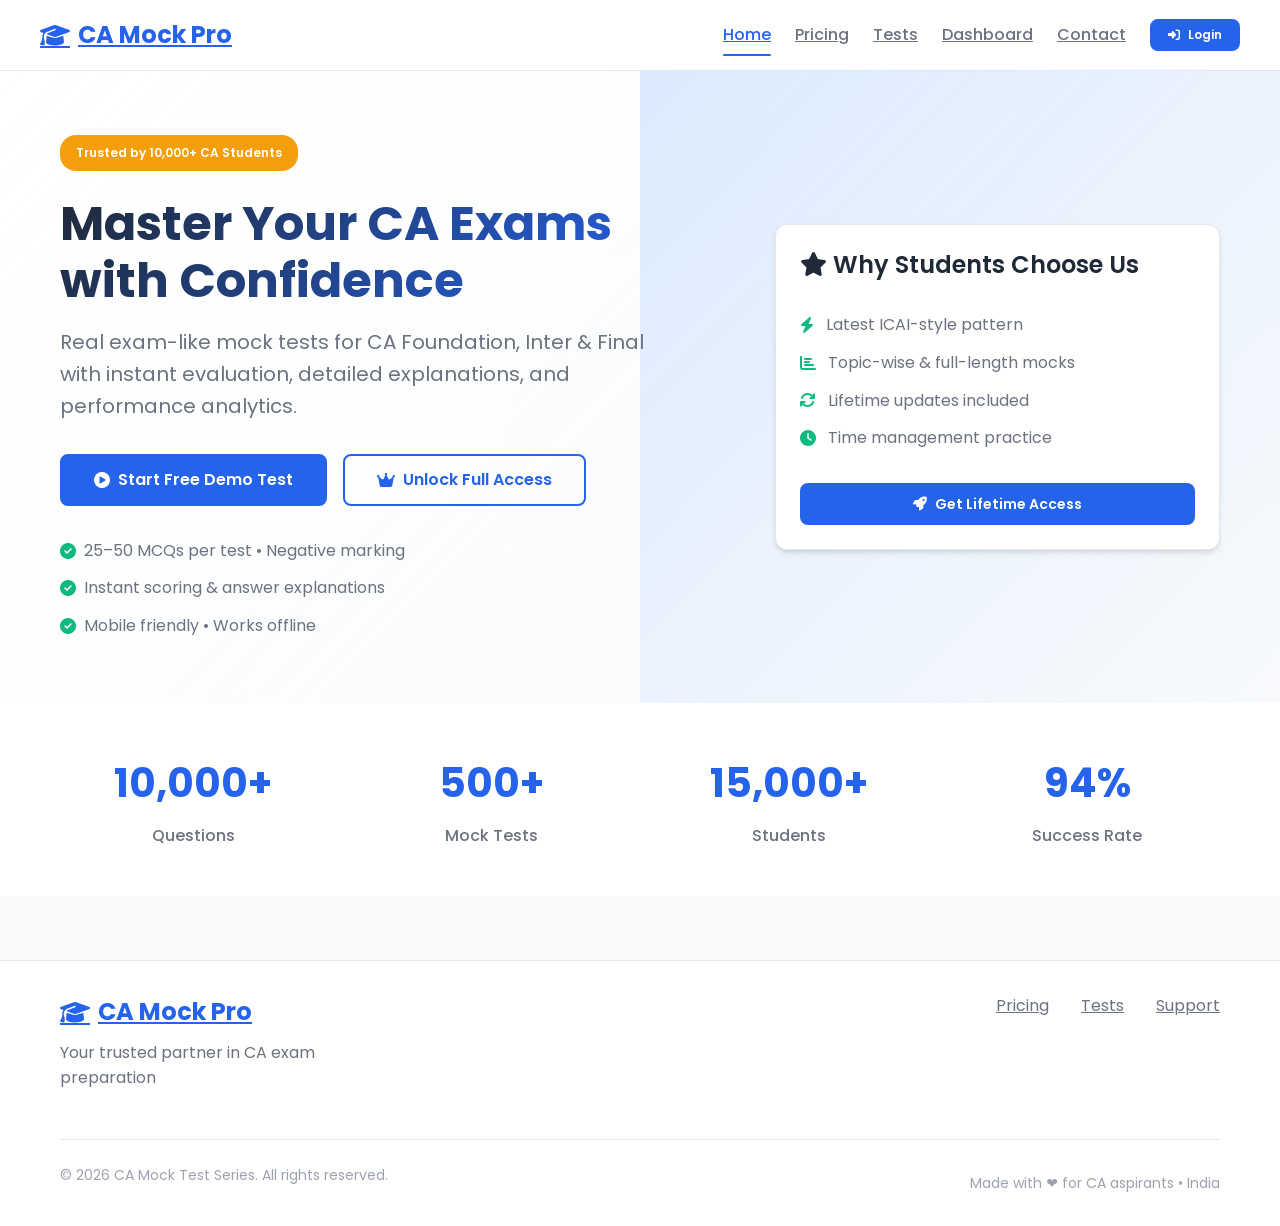
<file: index.html>
<!-- ============================== index.html ============================== -->
<!DOCTYPE html>
<html lang="en">
<head>
  <meta charset="UTF-8" />
  <meta name="viewport" content="width=device-width, initial-scale=1" />
  <title>CA Mock Test Series - Master Your CA Exams</title>
  <link rel="preconnect" href="https://fonts.googleapis.com">
  <link rel="preconnect" href="https://fonts.gstatic.com" crossorigin>
  <link href="https://fonts.googleapis.com/css2?family=Poppins:wght@300;400;500;600;700&display=swap" rel="stylesheet">
  <link rel="stylesheet" href="https://cdnjs.cloudflare.com/ajax/libs/font-awesome/6.4.0/css/all.min.css">
  <link rel="stylesheet" href="style.css" />
  <script defer src="app.js"></script>
</head>
<body>
  <header class="site-header">
    <div class="container header-row">
      <a class="brand" href="index.html">
        <i class="fas fa-graduation-cap"></i>
        CA Mock Pro
      </a>
      <nav class="main-nav">
        <a href="index.html" class="nav-link active">Home</a>
        <a href="pricing.html" class="nav-link">Pricing</a>
        <a href="tests.html" class="nav-link">Tests</a>
        <a href="dashboard.html" class="nav-link">Dashboard</a>
        <a href="contact.html" class="nav-link">Contact</a>
        <a class="btn btn-primary btn-sm" href="login.html" id="navAuthBtn">
          <i class="fas fa-sign-in-alt"></i>Login
        </a>
        <button class="mobile-menu-btn" id="mobileMenuBtn">
          <i class="fas fa-bars"></i>
        </button>
      </nav>
    </div>
  </header>

  <section class="hero">
    <div class="container hero-grid">
      <div class="hero-content">
        <div class="badge">Trusted by 10,000+ CA Students</div>
        <h1 class="hero-title">Master Your CA Exams with Confidence</h1>
        <p class="hero-description">Real exam-like mock tests for CA Foundation, Inter & Final with instant evaluation, detailed explanations, and performance analytics.</p>
        <div class="cta-row">
          <a class="btn btn-primary btn-lg" href="tests.html">
            <i class="fas fa-play-circle"></i>Start Free Demo Test
          </a>
          <a class="btn btn-outline btn-lg" href="pricing.html">
            <i class="fas fa-crown"></i>Unlock Full Access
          </a>
        </div>
        <div class="hero-features">
          <div class="feature">
            <i class="fas fa-check-circle"></i>
            <span>25–50 MCQs per test • Negative marking</span>
          </div>
          <div class="feature">
            <i class="fas fa-check-circle"></i>
            <span>Instant scoring & answer explanations</span>
          </div>
          <div class="feature">
            <i class="fas fa-check-circle"></i>
            <span>Mobile friendly • Works offline</span>
          </div>
        </div>
      </div>
      <div class="hero-visual">
        <div class="hero-card">
          <div class="card card-elevated">
            <h3><i class="fas fa-star"></i> Why Students Choose Us</h3>
            <ul class="feature-list">
              <li><i class="fas fa-bolt"></i> Latest ICAI-style pattern</li>
              <li><i class="fas fa-chart-bar"></i> Topic-wise & full-length mocks</li>
              <li><i class="fas fa-sync"></i> Lifetime updates included</li>
              <li><i class="fas fa-clock"></i> Time management practice</li>
            </ul>
            <a class="btn btn-primary btn-block" href="pricing.html">
              <i class="fas fa-rocket"></i>Get Lifetime Access
            </a>
          </div>
        </div>
      </div>
    </div>
  </section>

  <section class="stats-section">
    <div class="container">
      <div class="stats-grid">
        <div class="stat">
          <div class="stat-number">10,000+</div>
          <div class="stat-label">Questions</div>
        </div>
        <div class="stat">
          <div class="stat-number">500+</div>
          <div class="stat-label">Mock Tests</div>
        </div>
        <div class="stat">
          <div class="stat-number">15,000+</div>
          <div class="stat-label">Students</div>
        </div>
        <div class="stat">
          <div class="stat-number">94%</div>
          <div class="stat-label">Success Rate</div>
        </div>
      </div>
    </div>
  </section>

  <footer class="site-footer">
    <div class="container footer-row">
      <div class="footer-content">
        <div class="footer-brand">
          <a class="brand" href="index.html">
            <i class="fas fa-graduation-cap"></i>
            CA Mock Pro
          </a>
          <p>Your trusted partner in CA exam preparation</p>
        </div>
        <div class="footer-links">
          <a href="pricing.html">Pricing</a>
          <a href="tests.html">Tests</a>
          <a href="contact.html">Support</a>
        </div>
      </div>
      <div class="footer-bottom">
        <p>© <span id="yr"></span> CA Mock Test Series. All rights reserved.</p>
        <div class="muted">Made with ❤️ for CA aspirants • India</div>
      </div>
    </div>
  </footer>
</body>
</html>
</file>
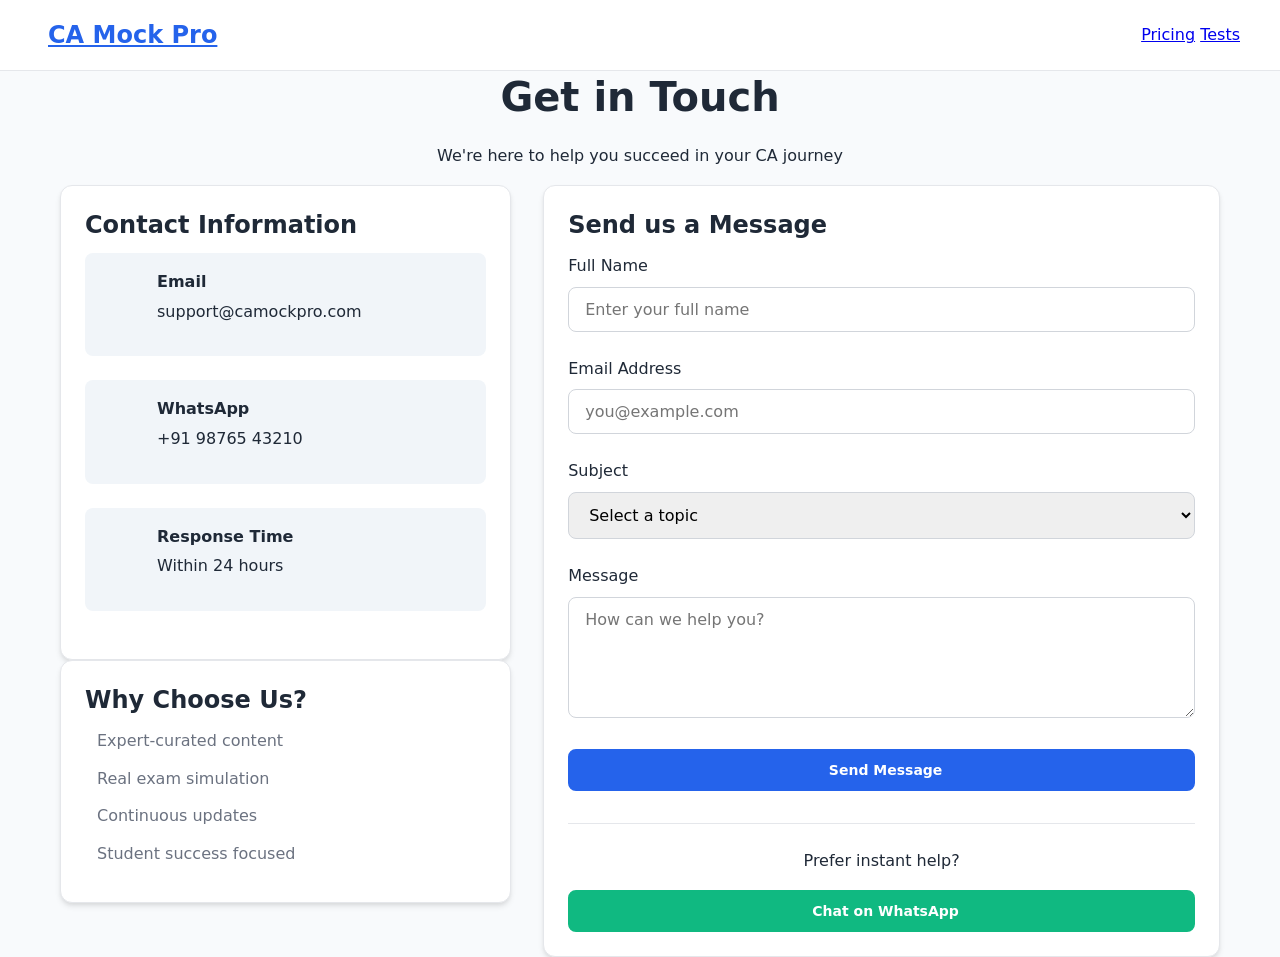
<file: contact.html>
<!-- ============================== contact.html ============================== -->
<!DOCTYPE html>
<html lang="en">
<head>
  <meta charset="UTF-8" />
  <meta name="viewport" content="width=device-width, initial-scale=1" />
  <title>Contact • CA Mock Pro</title>
  <link rel="stylesheet" href="style.css" />
  <script defer src="app.js"></script>
</head>
<body>
  <header class="site-header">
    <div class="container header-row">
      <a class="brand" href="index.html">
        <i class="fas fa-graduation-cap"></i>
        CA Mock Pro
      </a>
      <nav>
        <a href="pricing.html">Pricing</a>
        <a href="tests.html">Tests</a>
      </nav>
    </div>
  </header>

  <section class="container contact-page">
    <div class="page-header text-center">
      <h1>Get in Touch</h1>
      <p>We're here to help you succeed in your CA journey</p>
    </div>
    
    <div class="contact-grid">
      <div class="contact-info">
        <div class="card card-elevated">
          <h3>Contact Information</h3>
          <div class="contact-method">
            <i class="fas fa-envelope"></i>
            <div>
              <strong>Email</strong>
              <p>support@camockpro.com</p>
            </div>
          </div>
          <div class="contact-method">
            <i class="fab fa-whatsapp"></i>
            <div>
              <strong>WhatsApp</strong>
              <p>+91 98765 43210</p>
            </div>
          </div>
          <div class="contact-method">
            <i class="fas fa-clock"></i>
            <div>
              <strong>Response Time</strong>
              <p>Within 24 hours</p>
            </div>
          </div>
        </div>
        
        <div class="card card-elevated">
          <h3>Why Choose Us?</h3>
          <ul class="feature-list tight">
            <li><i class="fas fa-check"></i> Expert-curated content</li>
            <li><i class="fas fa-check"></i> Real exam simulation</li>
            <li><i class="fas fa-check"></i> Continuous updates</li>
            <li><i class="fas fa-check"></i> Student success focused</li>
          </ul>
        </div>
      </div>
      
      <div class="contact-form">
        <div class="card card-elevated">
          <h3>Send us a Message</h3>
          <form id="contactForm" class="stack">
            <div class="form-group">
              <label for="cName">Full Name</label>
              <input type="text" id="cName" required placeholder="Enter your full name">
            </div>
            <div class="form-group">
              <label for="cEmail">Email Address</label>
              <input type="email" id="cEmail" required placeholder="you@example.com">
            </div>
            <div class="form-group">
              <label for="cSubject">Subject</label>
              <select id="cSubject" required>
                <option value="">Select a topic</option>
                <option value="technical">Technical Issue</option>
                <option value="billing">Billing & Payment</option>
                <option value="content">Test Content</option>
                <option value="suggestion">Suggestion</option>
                <option value="other">Other</option>
              </select>
            </div>
            <div class="form-group">
              <label for="cMsg">Message</label>
              <textarea id="cMsg" rows="5" required placeholder="How can we help you?"></textarea>
            </div>
            <button class="btn btn-primary btn-block" type="submit">
              <i class="fas fa-paper-plane"></i>Send Message
            </button>
          </form>
          
          <div class="whatsapp-cta">
            <p>Prefer instant help?</p>
            <a class="btn btn-success btn-block" id="waBtn" target="_blank" href="https://wa.me/919876543210">
              <i class="fab fa-whatsapp"></i>Chat on WhatsApp
            </a>
          </div>
        </div>
      </div>
    </div>
  </section>
</body>
</html>
</file>
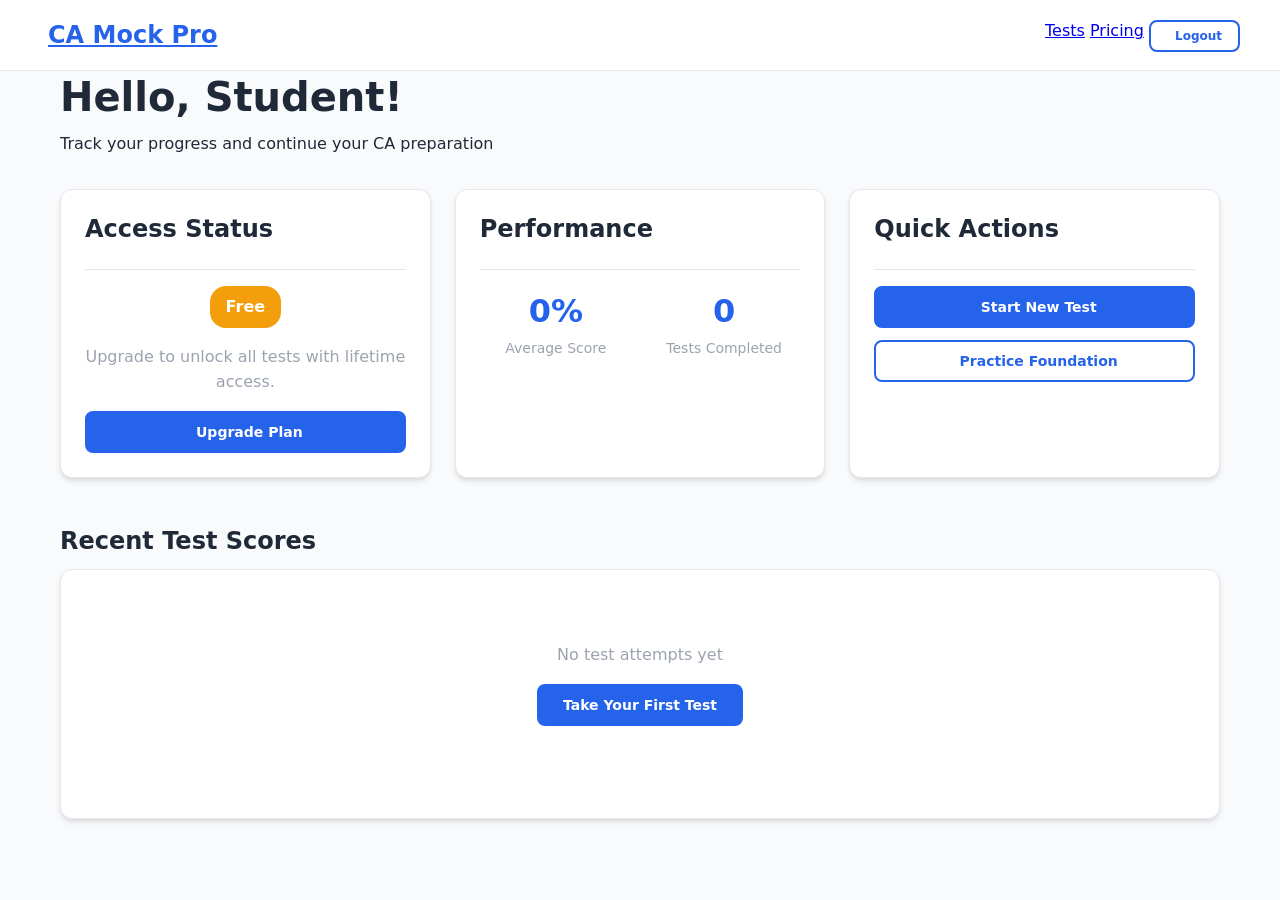
<file: dashboard.html>
<!-- ============================== dashboard.html ============================== -->
<!DOCTYPE html>
<html lang="en">
<head>
  <meta charset="UTF-8" />
  <meta name="viewport" content="width=device-width, initial-scale=1" />
  <title>Dashboard • CA Mock Pro</title>
  <link rel="stylesheet" href="style.css" />
  <script defer src="app.js"></script>
</head>
<body>
  <header class="site-header">
    <div class="container header-row">
      <a class="brand" href="index.html">
        <i class="fas fa-graduation-cap"></i>
        CA Mock Pro
      </a>
      <nav>
        <a href="tests.html">Tests</a>
        <a href="pricing.html">Pricing</a>
        <button class="btn btn-outline btn-sm" id="logoutBtn">
          <i class="fas fa-sign-out-alt"></i>Logout
        </button>
      </nav>
    </div>
  </header>

  <section class="container dashboard">
    <div class="dashboard-header">
      <h1>Hello, <span id="userName">Student</span>!</h1>
      <p>Track your progress and continue your CA preparation</p>
    </div>
    
    <div class="grid3">
      <div class="card card-elevated">
        <div class="card-header">
          <h3><i class="fas fa-key"></i> Access Status</h3>
        </div>
        <div class="access-status">
          <div class="status-badge" id="accessStatus">Free</div>
          <p class="muted" id="accessNote">Upgrade to unlock all tests with lifetime access.</p>
          <a class="btn btn-primary btn-block" href="pricing.html">
            <i class="fas fa-crown"></i>Upgrade Plan
          </a>
        </div>
      </div>
      
      <div class="card card-elevated">
        <div class="card-header">
          <h3><i class="fas fa-chart-line"></i> Performance</h3>
        </div>
        <div class="performance-metrics">
          <div class="metric">
            <div class="metric-value" id="avgScore">0%</div>
            <div class="metric-label">Average Score</div>
          </div>
          <div class="metric">
            <div class="metric-value" id="testsTaken">0</div>
            <div class="metric-label">Tests Completed</div>
          </div>
        </div>
      </div>
      
      <div class="card card-elevated">
        <div class="card-header">
          <h3><i class="fas fa-bolt"></i> Quick Actions</h3>
        </div>
        <div class="quick-actions">
          <a class="btn btn-primary btn-block" href="tests.html">
            <i class="fas fa-play"></i>Start New Test
          </a>
          <a class="btn btn-outline btn-block" href="tests.html#foundation">
            <i class="fas fa-book"></i>Practice Foundation
          </a>
        </div>
      </div>
    </div>

    <div class="recent-scores">
      <h3>Recent Test Scores</h3>
      <div class="card card-elevated">
        <div class="scores-list" id="scoreList">
          <div class="empty-state">
            <i class="fas fa-clipboard-list"></i>
            <p>No test attempts yet</p>
            <a href="tests.html" class="btn btn-primary">Take Your First Test</a>
          </div>
        </div>
      </div>
    </div>
  </section>
</body>
</html>
</file>
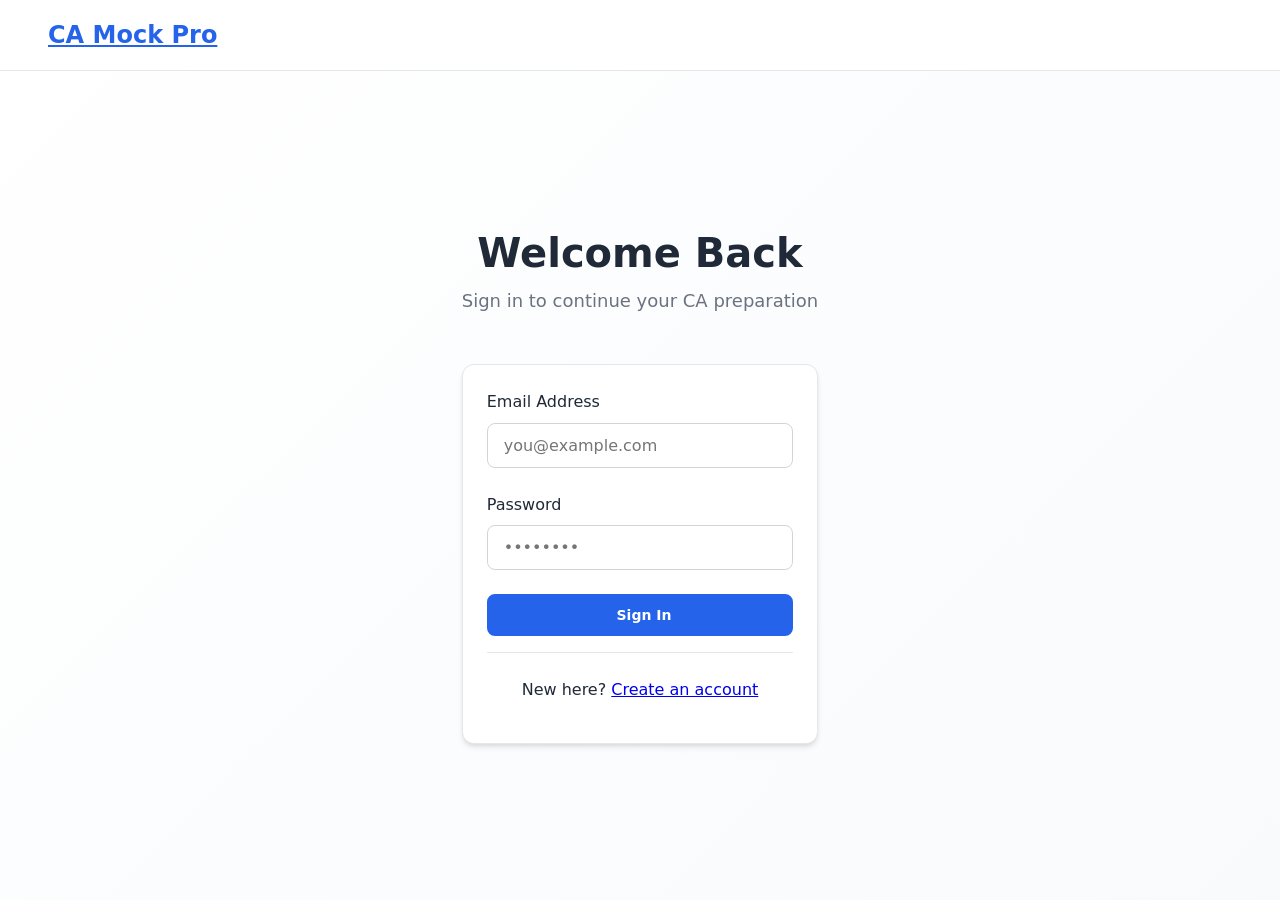
<file: login.html>
<!-- ============================== login.html ============================== -->
<!DOCTYPE html>
<html lang="en">
<head>
  <meta charset="UTF-8" />
  <meta name="viewport" content="width=device-width, initial-scale=1" />
  <title>Login • CA Mock Pro</title>
  <link rel="stylesheet" href="style.css" />
  <script defer src="app.js"></script>
</head>
<body class="auth-page">
  <header class="site-header">
    <div class="container header-row">
      <a class="brand" href="index.html">
        <i class="fas fa-graduation-cap"></i>
        CA Mock Pro
      </a>
    </div>
  </header>

  <section class="auth container narrow">
    <div class="auth-header">
      <h1>Welcome Back</h1>
      <p>Sign in to continue your CA preparation</p>
    </div>
    
    <div class="card card-elevated" id="loginCard">
      <form id="loginForm" class="auth-form stack">
        <div class="form-group">
          <label for="loginEmail">Email Address</label>
          <input type="email" id="loginEmail" required placeholder="you@example.com" />
          <div class="form-error" id="loginEmailError"></div>
        </div>
        <div class="form-group">
          <label for="loginPass">Password</label>
          <input type="password" id="loginPass" required placeholder="••••••••" />
          <div class="form-error" id="loginPassError"></div>
        </div>
        <button class="btn btn-primary btn-block" type="submit">
          <i class="fas fa-sign-in-alt"></i>Sign In
        </button>
        <div class="auth-switch">
          <p>New here? <a href="#" id="gotoSignup">Create an account</a></p>
        </div>
      </form>
    </div>

    <div class="card card-elevated hidden" id="signupCard">
      <form id="signupForm" class="auth-form stack">
        <div class="form-group">
          <label for="suName">Full Name</label>
          <input type="text" id="suName" required placeholder="Enter your full name" />
          <div class="form-error" id="suNameError"></div>
        </div>
        <div class="form-group">
          <label for="suEmail">Email Address</label>
          <input type="email" id="suEmail" required placeholder="you@example.com" />
          <div class="form-error" id="suEmailError"></div>
        </div>
        <div class="form-group">
          <label for="suPass">Password</label>
          <input type="password" id="suPass" required minlength="6" placeholder="Minimum 6 characters" />
          <div class="form-error" id="suPassError"></div>
        </div>
        <button class="btn btn-primary btn-block" type="submit">
          <i class="fas fa-user-plus"></i>Create Account
        </button>
        <div class="auth-switch">
          <p>Already have an account? <a href="#" id="gotoLogin">Sign in</a></p>
        </div>
      </form>
    </div>
  </section>
</body>
</html>
</file>
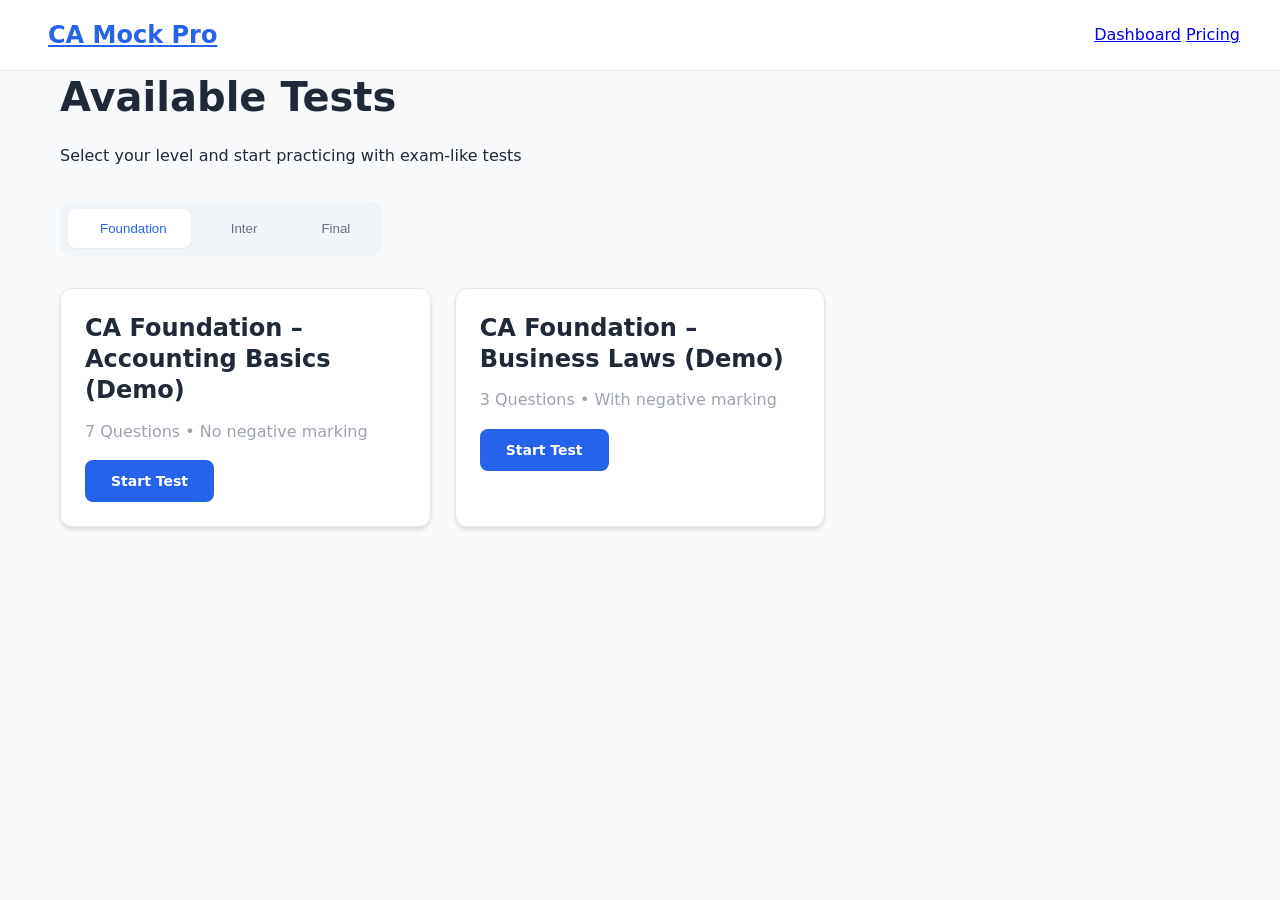
<file: tests.html>
<!-- ============================== tests.html ============================== -->
<!DOCTYPE html>
<html lang="en">
<head>
  <meta charset="UTF-8" />
  <meta name="viewport" content="width=device-width, initial-scale=1" />
  <title>Tests • CA Mock Pro</title>
  <link rel="stylesheet" href="style.css" />
  <script defer src="questions.sample.js"></script>
  <script defer src="app.js"></script>
</head>
<body>
  <header class="site-header">
    <div class="container header-row">
      <a class="brand" href="index.html">
        <i class="fas fa-graduation-cap"></i>
        CA Mock Pro
      </a>
      <nav>
        <a href="dashboard.html">Dashboard</a>
        <a href="pricing.html">Pricing</a>
      </nav>
    </div>
  </header>

  <section class="container tests-page">
    <div class="page-header">
      <h1>Available Tests</h1>
      <p>Select your level and start practicing with exam-like tests</p>
    </div>
    
    <div class="tabs-container">
      <div class="tabs">
        <button class="tab active" data-tab="foundation">
          <i class="fas fa-layer-group"></i>Foundation
        </button>
        <button class="tab" data-tab="inter">
          <i class="fas fa-cube"></i>Inter
        </button>
        <button class="tab" data-tab="final">
          <i class="fas fa-gem"></i>Final
        </button>
      </div>
    </div>

    <div id="testList" class="tests-grid"></div>

    <div id="testRunner" class="test-runner hidden">
      <div class="test-header">
        <div class="test-progress">
          <div class="progress-bar">
            <div class="progress-fill" id="progressFill"></div>
          </div>
          <div class="progress-text">
            Question <span id="currentQ">1</span> of <span id="totalQ">0</span>
          </div>
        </div>
        <div class="test-timer">
          <i class="fas fa-clock"></i>
          <span id="timer">00:00</span>
        </div>
      </div>

      <div class="card card-elevated">
        <div class="test-meta">
          <h3 id="testTitle">Test</h3>
          <div class="muted" id="testInfo">25 Questions • 1 mark each</div>
        </div>
        
        <div id="qBox" class="questions-container"></div>
        
        <div class="test-navigation">
          <button class="btn btn-outline" id="prevQ" disabled>
            <i class="fas fa-arrow-left"></i>Previous
          </button>
          <button class="btn btn-outline" id="markReview">Mark for Review</button>
          <button class="btn btn-primary" id="nextQ">Next <i class="fas fa-arrow-right"></i></button>
        </div>
        
        <div class="test-actions">
          <button class="btn btn-danger" id="submitTest">
            <i class="fas fa-paper-plane"></i>Submit Test
          </button>
          <button class="btn btn-outline" id="resetTest">
            <i class="fas fa-redo"></i>Reset
          </button>
        </div>
        
        <div id="resultBox" class="test-results hidden"></div>
      </div>
    </div>
  </section>
</body>
</html>
</file>
<file: style.css>
/* ============================== style.css ============================== */
:root {
  --primary: #2563eb;
  --primary-dark: #1d4ed8;
  --primary-light: #dbeafe;
  --secondary: #f59e0b;
  --secondary-dark: #d97706;
  --success: #10b981;
  --danger: #ef4444;
  --warning: #f59e0b;
  --info: #3b82f6;
  
  --text-primary: #1f2937;
  --text-secondary: #6b7280;
  --text-muted: #9ca3af;
  
  --bg-primary: #ffffff;
  --bg-secondary: #f8fafc;
  --bg-tertiary: #f1f5f9;
  
  --border-light: #e5e7eb;
  --border-medium: #d1d5db;
  
  --shadow-sm: 0 1px 2px 0 rgba(0, 0, 0, 0.05);
  --shadow-md: 0 4px 6px -1px rgba(0, 0, 0, 0.1), 0 2px 4px -1px rgba(0, 0, 0, 0.06);
  --shadow-lg: 0 10px 15px -3px rgba(0, 0, 0, 0.1), 0 4px 6px -2px rgba(0, 0, 0, 0.05);
  --shadow-xl: 0 20px 25px -5px rgba(0, 0, 0, 0.1), 0 10px 10px -5px rgba(0, 0, 0, 0.04);
  
  --radius-sm: 0.375rem;
  --radius-md: 0.5rem;
  --radius-lg: 0.75rem;
  --radius-xl: 1rem;
  
  --transition: all 0.2s ease-in-out;
}

* {
  box-sizing: border-box;
  margin: 0;
  padding: 0;
}

html, body {
  font-family: 'Poppins', system-ui, -apple-system, 'Segoe UI', Roboto, sans-serif;
  color: var(--text-primary);
  background: var(--bg-secondary);
  line-height: 1.6;
  scroll-behavior: smooth;
}

.container {
  max-width: 1200px;
  margin: 0 auto;
  padding: 0 20px;
}

.container.narrow {
  max-width: 800px;
}

/* Typography */
h1, h2, h3, h4, h5, h6 {
  font-weight: 600;
  line-height: 1.3;
  margin-bottom: 0.5em;
  color: var(--text-primary);
}

h1 { font-size: 2.5rem; }
h2 { font-size: 2rem; }
h3 { font-size: 1.5rem; }
h4 { font-size: 1.25rem; }

p { margin-bottom: 1rem; }

/* Header & Navigation */
.site-header {
  position: sticky;
  top: 0;
  background: var(--bg-primary);
  border-bottom: 1px solid var(--border-light);
  z-index: 100;
  backdrop-filter: blur(8px);
}

.header-row {
  display: flex;
  align-items: center;
  justify-content: space-between;
  padding: 1rem 0;
}

.brand {
  font-weight: 700;
  font-size: 1.5rem;
  color: var(--primary);
  display: flex;
  align-items: center;
  gap: 0.5rem;
}

.main-nav {
  display: flex;
  align-items: center;
  gap: 1.5rem;
}

.nav-link {
  color: var(--text-secondary);
  font-weight: 500;
  transition: var(--transition);
  position: relative;
}

.nav-link:hover,
.nav-link.active {
  color: var(--primary);
}

.nav-link.active::after {
  content: '';
  position: absolute;
  bottom: -8px;
  left: 0;
  width: 100%;
  height: 2px;
  background: var(--primary);
  border-radius: 2px;
}

.mobile-menu-btn {
  display: none;
  background: none;
  border: none;
  font-size: 1.25rem;
  color: var(--text-primary);
  cursor: pointer;
}

/* Buttons */
.btn {
  display: inline-flex;
  align-items: center;
  gap: 0.5rem;
  padding: 0.75rem 1.5rem;
  border-radius: var(--radius-md);
  font-weight: 600;
  text-decoration: none;
  border: 2px solid transparent;
  cursor: pointer;
  transition: var(--transition);
  font-family: inherit;
  font-size: 0.875rem;
  line-height: 1;
}

.btn-primary {
  background: var(--primary);
  color: white;
  border-color: var(--primary);
}

.btn-primary:hover {
  background: var(--primary-dark);
  border-color: var(--primary-dark);
  transform: translateY(-1px);
  box-shadow: var(--shadow-md);
}

.btn-outline {
  background: transparent;
  color: var(--primary);
  border-color: var(--primary);
}

.btn-outline:hover {
  background: var(--primary);
  color: white;
  transform: translateY(-1px);
  box-shadow: var(--shadow-md);
}

.btn-success {
  background: var(--success);
  color: white;
  border-color: var(--success);
}

.btn-success:hover {
  background: #0da271;
  border-color: #0da271;
  transform: translateY(-1px);
  box-shadow: var(--shadow-md);
}

.btn-danger {
  background: var(--danger);
  color: white;
  border-color: var(--danger);
}

.btn-danger:hover {
  background: #dc2626;
  border-color: #dc2626;
  transform: translateY(-1px);
  box-shadow: var(--shadow-md);
}

.btn-sm {
  padding: 0.5rem 1rem;
  font-size: 0.75rem;
}

.btn-lg {
  padding: 1rem 2rem;
  font-size: 1rem;
}

.btn-block {
  display: flex;
  width: 100%;
  justify-content: center;
}

/* Cards */
.card {
  background: var(--bg-primary);
  border: 1px solid var(--border-light);
  border-radius: var(--radius-lg);
  padding: 1.5rem;
  transition: var(--transition);
}

.card-elevated {
  box-shadow: var(--shadow-md);
  border: 1px solid var(--border-light);
}

.card-elevated:hover {
  box-shadow: var(--shadow-lg);
  transform: translateY(-2px);
}

.card-header {
  margin-bottom: 1rem;
  padding-bottom: 0.75rem;
  border-bottom: 1px solid var(--border-light);
}

/* Hero Section */
.hero {
  padding: 4rem 0;
  background: linear-gradient(135deg, var(--bg-primary) 0%, var(--bg-secondary) 100%);
  position: relative;
  overflow: hidden;
}

.hero::before {
  content: '';
  position: absolute;
  top: 0;
  right: 0;
  width: 50%;
  height: 100%;
  background: linear-gradient(135deg, var(--primary-light) 0%, transparent 100%);
  z-index: 0;
}

.hero-grid {
  display: grid;
  grid-template-columns: 1.5fr 1fr;
  gap: 3rem;
  align-items: center;
  position: relative;
  z-index: 1;
}

.hero-content {
  max-width: 600px;
}

.badge {
  display: inline-block;
  background: var(--secondary);
  color: white;
  padding: 0.5rem 1rem;
  border-radius: var(--radius-xl);
  font-size: 0.75rem;
  font-weight: 600;
  margin-bottom: 1.5rem;
}

.hero-title {
  font-size: 3rem;
  font-weight: 700;
  line-height: 1.2;
  margin-bottom: 1rem;
  background: linear-gradient(135deg, var(--text-primary) 0%, var(--primary) 100%);
  -webkit-background-clip: text;
  -webkit-text-fill-color: transparent;
  background-clip: text;
}

.hero-description {
  font-size: 1.25rem;
  color: var(--text-secondary);
  margin-bottom: 2rem;
}

.cta-row {
  display: flex;
  gap: 1rem;
  margin-bottom: 2rem;
  flex-wrap: wrap;
}

.hero-features {
  display: flex;
  flex-direction: column;
  gap: 0.75rem;
}

.feature {
  display: flex;
  align-items: center;
  gap: 0.5rem;
  color: var(--text-secondary);
}

.feature i {
  color: var(--success);
}

/* Stats Section */
.stats-section {
  padding: 3rem 0;
  background: var(--bg-primary);
}

.stats-grid {
  display: grid;
  grid-template-columns: repeat(4, 1fr);
  gap: 2rem;
  text-align: center;
}

.stat-number {
  font-size: 2.5rem;
  font-weight: 700;
  color: var(--primary);
  margin-bottom: 0.5rem;
}

.stat-label {
  color: var(--text-secondary);
  font-weight: 500;
}

/* Grid Layouts */
.grid3 {
  display: grid;
  grid-template-columns: repeat(3, 1fr);
  gap: 1.5rem;
}

.tests-grid {
  display: grid;
  grid-template-columns: repeat(auto-fill, minmax(300px, 1fr));
  gap: 1.5rem;
}

.pricing-grid {
  display: grid;
  grid-template-columns: repeat(3, 1fr);
  gap: 2rem;
  margin: 3rem 0;
}

.contact-grid {
  display: grid;
  grid-template-columns: 1fr 1.5fr;
  gap: 2rem;
}

/* Tabs */
.tabs-container {
  margin: 2rem 0;
}

.tabs {
  display: inline-flex;
  background: var(--bg-tertiary);
  padding: 0.5rem;
  border-radius: var(--radius-lg);
  gap: 0.5rem;
}

.tab {
  display: flex;
  align-items: center;
  gap: 0.5rem;
  padding: 0.75rem 1.5rem;
  background: transparent;
  border: none;
  border-radius: var(--radius-md);
  cursor: pointer;
  font-weight: 500;
  color: var(--text-secondary);
  transition: var(--transition);
}

.tab.active {
  background: var(--bg-primary);
  color: var(--primary);
  box-shadow: var(--shadow-sm);
}

/* Forms */
.auth-page {
  background: linear-gradient(135deg, var(--bg-primary) 0%, var(--bg-secondary) 100%);
  min-height: 100vh;
  display: flex;
  flex-direction: column;
}

.auth {
  flex: 1;
  display: flex;
  flex-direction: column;
  justify-content: center;
  padding: 2rem 0;
}

.auth-header {
  text-align: center;
  margin-bottom: 2rem;
}

.auth-header h1 {
  font-size: 2.5rem;
  margin-bottom: 0.5rem;
}

.auth-header p {
  color: var(--text-secondary);
  font-size: 1.125rem;
}

.auth-form {
  max-width: 400px;
  margin: 0 auto;
}

.form-group {
  margin-bottom: 1.5rem;
}

.form-group label {
  display: block;
  margin-bottom: 0.5rem;
  font-weight: 500;
  color: var(--text-primary);
}

.form-group input,
.form-group select,
.form-group textarea {
  width: 100%;
  padding: 0.75rem 1rem;
  border: 1px solid var(--border-medium);
  border-radius: var(--radius-md);
  font-size: 1rem;
  transition: var(--transition);
  font-family: inherit;
}

.form-group input:focus,
.form-group select:focus,
.form-group textarea:focus {
  outline: none;
  border-color: var(--primary);
  box-shadow: 0 0 0 3px var(--primary-light);
}

.form-error {
  color: var(--danger);
  font-size: 0.875rem;
  margin-top: 0.25rem;
  display: none;
}

.form-error.show {
  display: block;
}

.auth-switch {
  text-align: center;
  margin-top: 1.5rem;
  padding-top: 1.5rem;
  border-top: 1px solid var(--border-light);
}

/* Test Runner */
.test-runner {
  margin-top: 2rem;
}

.test-header {
  display: flex;
  justify-content: space-between;
  align-items: center;
  margin-bottom: 1.5rem;
  padding: 1rem;
  background: var(--bg-primary);
  border-radius: var(--radius-lg);
  box-shadow: var(--shadow-sm);
}

.test-progress {
  flex: 1;
  max-width: 400px;
}

.progress-bar {
  width: 100%;
  height: 8px;
  background: var(--border-light);
  border-radius: var(--radius-xl);
  overflow: hidden;
  margin-bottom: 0.5rem;
}

.progress-fill {
  height: 100%;
  background: var(--primary);
  border-radius: var(--radius-xl);
  transition: width 0.3s ease;
}

.progress-text {
  font-size: 0.875rem;
  color: var(--text-secondary);
}

.test-timer {
  display: flex;
  align-items: center;
  gap: 0.5rem;
  font-weight: 600;
  color: var(--text-primary);
  background: var(--bg-tertiary);
  padding: 0.5rem 1rem;
  border-radius: var(--radius-md);
}

.questions-container {
  margin: 2rem 0;
}

.test-q {
  padding: 1.5rem 0;
  border-bottom: 1px solid var(--border-light);
}

.test-q:last-child {
  border-bottom: none;
}

.test-q .opts {
  margin-top: 1rem;
  display: flex;
  flex-direction: column;
  gap: 0.75rem;
}

.test-q label {
  display: flex;
  align-items: center;
  gap: 0.75rem;
  padding: 0.75rem;
  border: 1px solid var(--border-light);
  border-radius: var(--radius-md);
  cursor: pointer;
  transition: var(--transition);
}

.test-q label:hover {
  border-color: var(--primary);
  background: var(--primary-light);
}

.test-q input[type="radio"]:checked + label {
  border-color: var(--primary);
  background: var(--primary-light);
  font-weight: 500;
}

.test-navigation {
  display: flex;
  justify-content: space-between;
  align-items: center;
  margin: 2rem 0;
  padding-top: 1.5rem;
  border-top: 1px solid var(--border-light);
}

.test-actions {
  display: flex;
  gap: 1rem;
  justify-content: center;
  margin-top: 2rem;
}

.test-results {
  margin-top: 2rem;
  animation: fadeIn 0.5s ease;
}

@keyframes fadeIn {
  from { opacity: 0; transform: translateY(10px); }
  to { opacity: 1; transform: translateY(0); }
}

/* Pricing Cards */
.pricing-card {
  position: relative;
  background: var(--bg-primary);
  border: 1px solid var(--border-light);
  border-radius: var(--radius-xl);
  padding: 2rem;
  text-align: center;
  transition: var(--transition);
}

.pricing-card:hover {
  transform: translateY(-5px);
  box-shadow: var(--shadow-xl);
}

.pricing-card.popular {
  border-color: var(--primary);
  box-shadow: var(--shadow-lg);
}

.popular-badge {
  position: absolute;
  top: -12px;
  left: 50%;
  transform: translateX(-50%);
  background: var(--primary);
  color: white;
  padding: 0.5rem 1.5rem;
  border-radius: var(--radius-xl);
  font-size: 0.875rem;
  font-weight: 600;
}

.pricing-card .price {
  font-size: 3rem;
  font-weight: 700;
  color: var(--text-primary);
  margin: 1rem 0 0.5rem;
}

.price-period {
  color: var(--text-muted);
  margin-bottom: 2rem;
}

.feature-list {
  list-style: none;
  margin: 2rem 0;
  text-align: left;
}

.feature-list li {
  display: flex;
  align-items: center;
  gap: 0.75rem;
  margin-bottom: 0.75rem;
  color: var(--text-secondary);
}

.feature-list i {
  color: var(--success);
}

/* Dashboard */
.dashboard-header {
  margin-bottom: 2rem;
}

.dashboard-header h1 {
  margin-bottom: 0.5rem;
}

.access-status {
  text-align: center;
}

.status-badge {
  display: inline-block;
  background: var(--secondary);
  color: white;
  padding: 0.5rem 1rem;
  border-radius: var(--radius-xl);
  font-weight: 600;
  margin-bottom: 1rem;
}

.performance-metrics {
  display: grid;
  grid-template-columns: 1fr 1fr;
  gap: 1rem;
  text-align: center;
}

.metric-value {
  font-size: 2rem;
  font-weight: 700;
  color: var(--primary);
}

.metric-label {
  color: var(--text-muted);
  font-size: 0.875rem;
}

.quick-actions {
  display: flex;
  flex-direction: column;
  gap: 0.75rem;
}

.recent-scores {
  margin-top: 3rem;
}

.scores-list {
  min-height: 200px;
  display: flex;
  flex-direction: column;
}

.empty-state {
  text-align: center;
  padding: 3rem 2rem;
  color: var(--text-muted);
}

.empty-state i {
  font-size: 3rem;
  margin-bottom: 1rem;
  opacity: 0.5;
}

/* Contact */
.contact-method {
  display: flex;
  align-items: center;
  gap: 1rem;
  margin-bottom: 1.5rem;
  padding: 1rem;
  background: var(--bg-tertiary);
  border-radius: var(--radius-md);
}

.contact-method i {
  font-size: 1.5rem;
  color: var(--primary);
  width: 40px;
}

.contact-method strong {
  display: block;
  margin-bottom: 0.25rem;
}

.whatsapp-cta {
  margin-top: 2rem;
  padding-top: 1.5rem;
  border-top: 1px solid var(--border-light);
  text-align: center;
}

/* Footer */
.site-footer {
  background: var(--bg-primary);
  border-top: 1px solid var(--border-light);
  margin-top: 4rem;
}

.footer-content {
  display: flex;
  justify-content: space-between;
  align-items: flex-start;
  padding: 2rem 0;
}

.footer-brand p {
  margin-top: 0.5rem;
  color: var(--text-secondary);
  max-width: 300px;
}

.footer-links {
  display: flex;
  gap: 2rem;
}

.footer-links a {
  color: var(--text-secondary);
  transition: var(--transition);
}

.footer-links a:hover {
  color: var(--primary);
}

.footer-bottom {
  padding: 1.5rem 0;
  border-top: 1px solid var(--border-light);
  display: flex;
  justify-content: space-between;
  align-items: center;
  color: var(--text-muted);
  font-size: 0.875rem;
}

/* Utility Classes */
.text-center { text-align: center; }
.muted { color: var(--text-muted); }
.small { font-size: 0.875rem; }
.hidden { display: none !important; }
.stack > * + * { margin-top: 1rem; }
.tight { margin: 0; padding-left: 0; list-style-position: inside; }

/* Responsive Design */
@media (max-width: 1024px) {
  .hero-grid {
    grid-template-columns: 1fr;
    text-align: center;
  }
  
  .hero::before {
    width: 100%;
    height: 50%;
  }
  
  .pricing-grid {
    grid-template-columns: 1fr;
    max-width: 400px;
    margin-left: auto;
    margin-right: auto;
  }
  
  .contact-grid {
    grid-template-columns: 1fr;
  }
}

@media (max-width: 768px) {
  .container {
    padding: 0 1rem;
  }
  
  h1 { font-size: 2rem; }
  h2 { font-size: 1.75rem; }
  h3 { font-size: 1.5rem; }
  
  .hero-title {
    font-size: 2.5rem;
  }
  
  .grid3 {
    grid-template-columns: 1fr;
  }
  
  .stats-grid {
    grid-template-columns: repeat(2, 1fr);
    gap: 1.5rem;
  }
  
  .main-nav {
    position: fixed;
    top: 70px;
    left: 0;
    width: 100%;
    background: var(--bg-primary);
    flex-direction: column;
    padding: 1rem;
    box-shadow: var(--shadow-lg);
    transform: translateY(-100%);
    opacity: 0;
    visibility: hidden;
    transition: var(--transition);
  }
  
  .main-nav.open {
    transform: translateY(0);
    opacity: 1;
    visibility: visible;
  }
  
  .mobile-menu-btn {
    display: block;
  }
  
  .cta-row {
    flex-direction: column;
    align-items: center;
  }
  
  .footer-content {
    flex-direction: column;
    gap: 2rem;
    text-align: center;
  }
  
  .footer-links {
    justify-content: center;
  }
  
  .footer-bottom {
    flex-direction: column;
    gap: 1rem;
    text-align: center;
  }
}

@media (max-width: 480px) {
  .hero-title {
    font-size: 2rem;
  }
  
  .stats-grid {
    grid-template-columns: 1fr;
  }
  
  .test-navigation {
    flex-direction: column;
    gap: 1rem;
  }
  
  .test-actions {
    flex-direction: column;
  }
}
</file>
